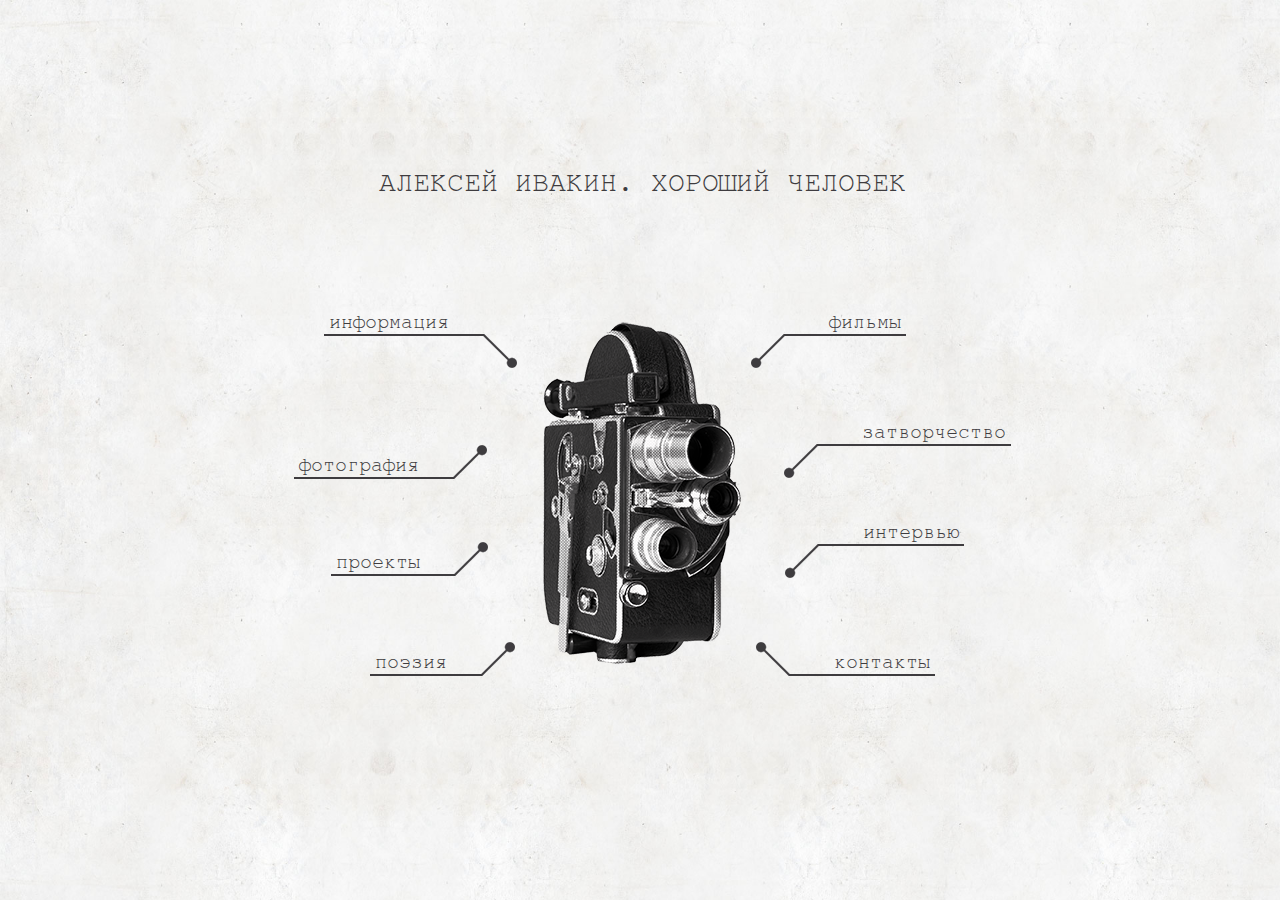
<file: index.html>
<!doctype html>
<html lang="en">
<head>
	<meta charset="UTF-8">
	<title>АЛЕКСЕЙ ИВАКИН. ХОРОШИЙ ЧЕЛОВЕК</title>
	<link rel="stylesheet" href="css/normalize.css">
	<link rel="stylesheet" href="css/main.css">
	<script src="js/jquery-2.0.3.min.js"></script>
</head>
<body>
	<div class="wrap">
		<div class="main">
			<h1 class="i-am">АЛЕКСЕЙ ИВАКИН. ХОРОШИЙ ЧЕЛОВЕК</h1>
			<nav class="menu">
				<div class="camera m1" data-index="1"></div>
				<div class="camera m2" data-index="2"></div>
				<div class="camera m3" data-index="3"></div>
				<div class="camera m4" data-index="4"></div>
				<div class="camera m5" data-index="5"></div>
				<div class="camera m6" data-index="6"></div>
				<div class="camera m7" data-index="7"></div>
				<div class="camera m8" data-index="8"></div>
				<div class="text t1" data-index="1"><span>информация</span></div>
				<div class="text t2" data-index="2"><span>фотография</span></div>
				<div class="text t3" data-index="3"><span>проекты</span></div>
				<div class="text t4" data-index="4"><span>поэзия</span></div>
				<div class="text t5" data-index="5"><span>фильмы</span></div>
				<div class="text t6" data-index="6"><span>затворчество</span></div>
				<div class="text t7" data-index="7"><span>интервью</span></div>
				<div class="text t8" data-index="8"><span>контакты</span></div>
			</nav>
		</div>
	</div>
	<script src="js/main.js"></script>
</body>
</html>
</file>
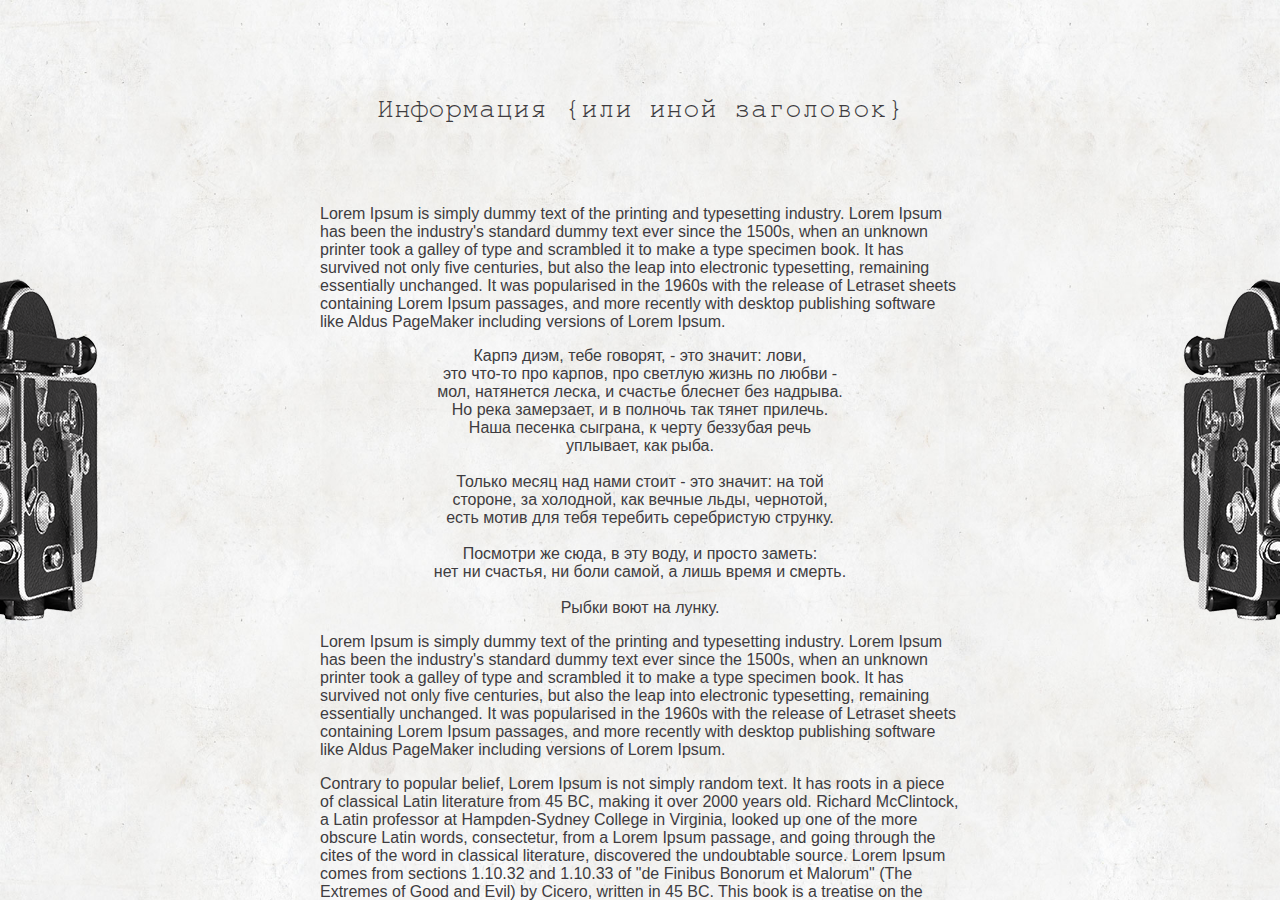
<file: inner.html>
<!doctype html>
<html lang="ru">
<head>
	<meta charset="UTF-8">
	<title>АЛЕКСЕЙ ИВАКИН. ХОРОШИЙ ЧЕЛОВЕК</title>
	<link rel="stylesheet" href="css/normalize.css">
	<link rel="stylesheet" href="css/main.css">
	<script src="js/jquery-2.0.3.min.js"></script>
</head>
<body class="inner">
	<div class="wrap">
		<div class="main">
			<h1 class="i-am">Информация {или иной заголовок}</h1>
			<section class="content">
				<p>Lorem Ipsum is simply dummy text of the printing and typesetting industry. Lorem Ipsum has been the industry's standard dummy text ever since the 1500s, when an unknown printer took a galley of type and scrambled it to make a type specimen book. It has survived not only five centuries, but also the leap into electronic typesetting, remaining essentially unchanged. It was popularised in the 1960s with the release of Letraset sheets containing Lorem Ipsum passages, and more recently with desktop publishing software like Aldus PageMaker including versions of Lorem Ipsum.</p>
				<p style="text-align: center">
					Карпэ диэм, тебе говорят, - это значит: лови, <br>
это что-то про карпов, про светлую жизнь по любви - <br>
мол, натянется леска, и счастье блеснет без надрыва.<br>
Но река замерзает, и в полночь так тянет прилечь.<br>
Наша песенка сыграна, к черту беззубая речь<br>
уплывает, как рыба.<br>
<br>
Только месяц над нами стоит - это значит: на той<br>
стороне, за холодной, как вечные льды, чернотой,<br>
есть мотив для тебя теребить серебристую струнку.<br>
<br>
Посмотри же сюда, в эту воду, и просто заметь:<br>
нет ни счастья, ни боли самой, а лишь время и смерть.<br>
<br>
Рыбки воют на лунку.<br>
				</p>
				<p>Lorem Ipsum is simply dummy text of the printing and typesetting industry. Lorem Ipsum has been the industry's standard dummy text ever since the 1500s, when an unknown printer took a galley of type and scrambled it to make a type specimen book. It has survived not only five centuries, but also the leap into electronic typesetting, remaining essentially unchanged. It was popularised in the 1960s with the release of Letraset sheets containing Lorem Ipsum passages, and more recently with desktop publishing software like Aldus PageMaker including versions of Lorem Ipsum.</p>
				<p>Contrary to popular belief, Lorem Ipsum is not simply random text. It has roots in a piece of classical Latin literature from 45 BC, making it over 2000 years old. Richard McClintock, a Latin professor at Hampden-Sydney College in Virginia, looked up one of the more obscure Latin words, consectetur, from a Lorem Ipsum passage, and going through the cites of the word in classical literature, discovered the undoubtable source. Lorem Ipsum comes from sections 1.10.32 and 1.10.33 of "de Finibus Bonorum et Malorum" (The Extremes of Good and Evil) by Cicero, written in 45 BC. This book is a treatise on the theory of ethics, very popular during the Renaissance. The first line of Lorem Ipsum, "Lorem ipsum dolor sit amet..", comes from a line in section 1.10.32.</p>
			</section>
		</div>
	</div>
	<script src="js/main.js"></script>
</body>
</html>
</file>
<file: css/main.css>
@font-face {
  font-weight: normal;
  font-style: normal;
  font-family: 'texgyrecursorregular';
  src: url("../fonts/texgyrecursor-regular-webfont.eot");
  src: url("../fonts/texgyrecursor-regular-webfont.eot?#iefix") format('embedded-opentype'), url("../fonts/texgyrecursor-regular-webfont.woff") format('woff'), url("../fonts/texgyrecursor-regular-webfont.ttf") format('truetype'), url("../fonts/texgyrecursor-regular-webfont.svg#texgyrecursorregular") format('svg');
}
html,
body {
  width: 100%;
  height: 100%;
}
body {
  position: relative;
  background: url("../img/bg.jpg");
  background-size: cover;
  min-width: 640px;
  min-height: 600px;
  overflow-x: hidden;
}
.wrap {
  width: 100%;
  height: 100%;
  text-align: center;
  overflow-x: hidden;
  position: relative;
}

.main {
  display: inline-block;
  vertical-align: middle;
}
.wrap:before {
  display: inline-block;
  width: 0;
  height: 100%;
  content: '';
  vertical-align: middle;
}
.i-am {
  display: inline-block;
  width: 90%;
  color: #3e3c3f;
  text-align: center;
  /*text-decoration: underline;*/
  font: 28px/normal 'texgyrecursorregular', sans-serif;
  vertical-align: middle;
  margin: 0;
}
.menu {
  position: relative;
  display: inline-block;
  width: 277px;
  height: 487px;
  background: url("../img/camera.png") no-repeat center;
  vertical-align: middle;
  margin-top: 50px;
}
.menu > .camera {
  position: absolute;
  opacity: 0;
  -webkit-transition: opacity 0.3s;
  transition: opacity 0.3s;
}
.menu > .camera:hover,
.menu > .camera.active {
  opacity: 1;
  cursor: pointer;
}
.menu > .text {
  position: absolute;
  padding-right: 30px;
  border-bottom: 2px solid #3e3c3f;
  color: #3e3c3f;
  font: 20px/normal 'texgyrecursorregular', sans-serif;
}
.menu > .text > span {
  padding: 0 5px 0 5px;
  -webkit-transition: background 0.3s;
  transition: background 0.3s;
}
.menu > .text {
  cursor: pointer;
}
.m1 {
  top: 73px;
  left: 40px;
  width: 99px;
  height: 102px;
  background: url("../img/m1.png");
}
.m2 {
   top: 174px;
  left: 40px;
  width: 100px;
  height: 85px;
  background: url("../img/m2.png");
}
.m3 {
  top: 258px;
  left: 40px;
  width: 100px;
  height: 63px;
  background: url("../img/m3.png");
}
.m4 {
 top: 320px;
  left: 40px;
  width: 100px;
  height: 95px;
  background: url("../img/m4.png");
}
.m5 {
 top: 76px;
  left: 138px;
  width: 95px;
  height: 125px;
  background: url("../img/m5.png");
}
.m6 {
 top: 200px;
  left: 139px;
  width: 99px;
  height: 90px;
  background: url("../img/m6.png");
  background-position: -1px 0;
}
.m7 {
 top: 289px;
  left: 139px;
  width: 86px;
  height: 60px;
  background: url("../img/m7.png");
}
.m8 {
  top: 349px;
  left: 140px;
  width: 79px;
  height: 60px;
  background: url("../img/m8.png");
}
.t1 {
  top: 60px;
  left: -180px;
}
.t2 {
  top: 203px;
  left: -210px;
}
.t3 {
  top: 300px;
  left: -173px;
}
.t4 {
  top: 400px;
  left: -134px;
}
.t5 {
  top: 60px;
  right: -125px;
  padding-right: 0 !important;
  padding-left: 40px;
}
.t6 {
  top: 170px;
  right: -230px;
  padding-right: 0 !important;
  padding-left: 40px;
}
.t7 {
  top: 270px;
  right: -183px;
  padding-right: 0 !important;
  padding-left: 40px;
}

.t8 {
  top: 400px;
  right: -154px;
  padding-right: 0 !important;
  padding-left: 40px;
}
.t1:after {
  position: absolute;
  top: 23px;
  right: -33px;
  width: 35px;
  height: 36px;
  background: url("../img/line1.png") no-repeat center;
  content: '';
}
.t2:after,
.t3:after,
.t4:after {
  position: absolute;
  top: -7px;
  right: -33px;
  width: 35px;
  height: 36px;
  background: url("../img/line3.png") no-repeat center;
  content: '';
}
.t5:after,
.t6:after,
.t7:after {
  position: absolute;
  top: 23px;
  left: -33px;
  width: 35px;
  height: 36px;
  background: url("../img/line2.png") no-repeat center;
  content: '';
}

.t8:after {
  position: absolute;
  top: -7px;
  left: -33px;
  width: 35px;
  height: 36px;
  background: url("../img/line4.png") no-repeat center;
  content: '';
}
.t1:hover span,
.t1.active span {
  background: #dc3c06;
  background: rgba(220,60,6,.9);
}
.t2:hover span,
.t2.active span {
  background: #8ab41b;
  background: rgba(138,180,27,.9);
}
.t3:hover span,
.t3.active span {
  background: #e26a07;
  background: rgba(226,106,7,.9);
}
.t4:hover span,
.t4.active span {
  background: #06add8;
  background: rgba(6,173,216,.9);
}
.t5:hover span,
.t5.active span {
  background: #db9b06;
  background: rgba(219,155,6,.9);
}
.t6:hover span,
.t6.active span {
  background: #b807df;
  background: rgba(184,7,223,.9);
}
.t7:hover span,
.t7.active span {
  background: #ca1406;
  background: rgba(202,20,6,.9);
}
.t8:hover span,
.t8.active span {
  background: #f9f602;
  background: rgba(249,246,2,.9);
}

.inner .wrap:before {
  display: none;
}

.inner .main {
  display: block;
  margin-top: 90px;
  position: relative;
}

.content {
  width: 640px;
  margin: 80px auto;
  color: #3e3c3f;
  text-align: left;
}

.inner .wrap:after {
  display: block;
  position: absolute;
  width: 277px;
  height: 487px;
  top: 50%;
  margin-top: -244px;
  right: -140px;
  background: url("../img/camera.png") no-repeat center;
  content: '';
}

.inner .wrap:before {
  display: block;
  position: absolute;
  width: 277px;
  height: 487px;
  top: 50%;
  margin-top: -244px;
  left: -140px;
  background: url("../img/camera_2.png") no-repeat center;
  content: '';
}
</file>
